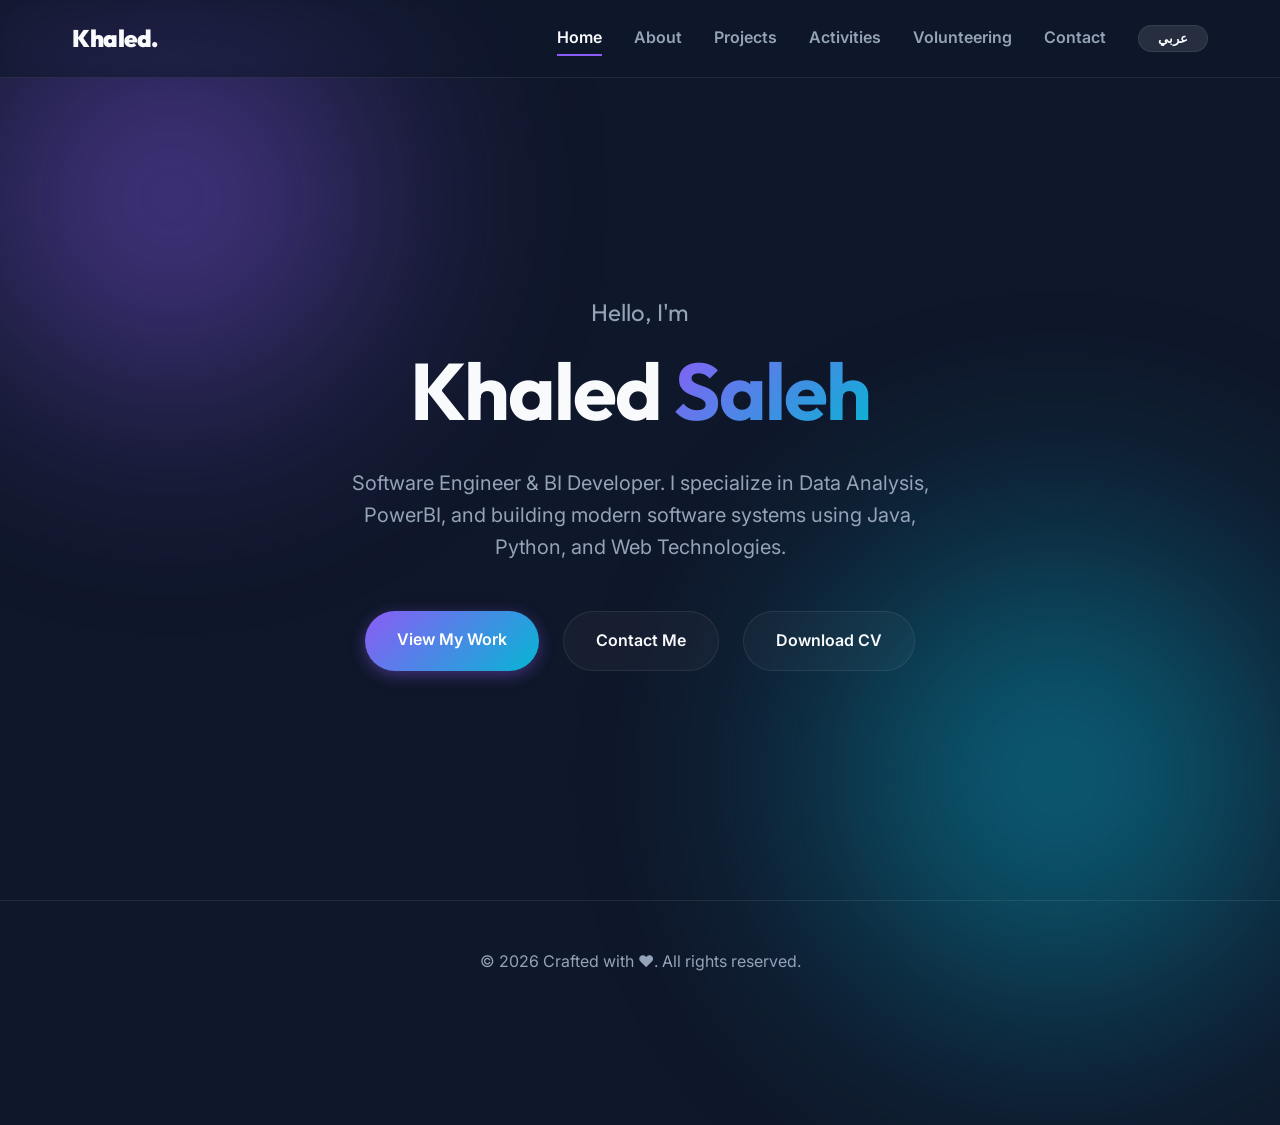
<file: index.html>
<!DOCTYPE html>
<html lang="en" dir="ltr">
<head>
    <meta charset="UTF-8">
    <meta name="viewport" content="width=device-width, initial-scale=1.0">
    <title>Khaled Mohamed Saleh - Portfolio</title>
    <meta name="description" content="Khaled Mohamed Saleh - Software Engineer and BI Developer Portfolio">
    <link rel="preconnect" href="https://fonts.googleapis.com">
    <link rel="preconnect" href="https://fonts.gstatic.com" crossorigin>
    <link href="https://fonts.googleapis.com/css2?family=Cairo:wght@400;700;900&family=Inter:wght@300;400;600;800&family=Outfit:wght@400;700;900&display=swap" rel="stylesheet">
    <link rel="stylesheet" href="styles.css">
</head>
<body>
    <div class="blob blob-1"></div>
    <div class="blob blob-2"></div>

    <nav class="glass-nav">
        <div class="nav-container">
            <a href="index.html" class="logo">Khaled.</a>
            <div class="nav-links">
                <a href="index.html" class="active" data-i18n="navHome">Home</a>
                <a href="about.html" data-i18n="navAbout">About</a>
                <a href="projects.html" data-i18n="navProjects">Projects</a>
                <a href="activities.html" data-i18n="navActivities">Activities</a>
                <a href="volunteering.html" data-i18n="navVolunteering">Volunteering</a>
                <a href="contact.html" data-i18n="navContact">Contact</a>
                <button id="lang-toggle" class="lang-btn" data-i18n="changeLang">عربي</button>
            </div>
        </div>
    </nav>

    <main>
        <section id="home" class="hero fade-in">
            <div class="hero-content">
                <h2 class="subtitle" data-i18n="heroSubtitle">Hello, I'm</h2>
                <h1 class="title"><span data-i18n="heroTitle">Khaled </span><span class="gradient-text" data-i18n="heroTitleSpan">Saleh</span></h1>
                <p class="description" data-i18n="heroDescription">Software Engineer & BI Developer. I specialize in Data Analysis, PowerBI, and building modern software systems using Java, Python, and Web Technologies.</p>
                <div class="cta-buttons">
                    <a href="projects.html" class="btn btn-primary" data-i18n="btnViewWork">View My Work</a>
                    <a href="contact.html" class="btn btn-secondary" data-i18n="btnContactMe">Contact Me</a>
                    <a href="Khaled_Saleh_CV.pdf" target="_blank" class="btn btn-secondary" data-i18n="btnDownloadCV" download>Download CV</a>
                </div>
            </div>
        </section>
    </main>

    <footer>
        <p data-i18n="footer">© 2026 Crafted with ❤️. All rights reserved.</p>
    </footer>

    <script src="script.js"></script>
</body>
</html>
</file>
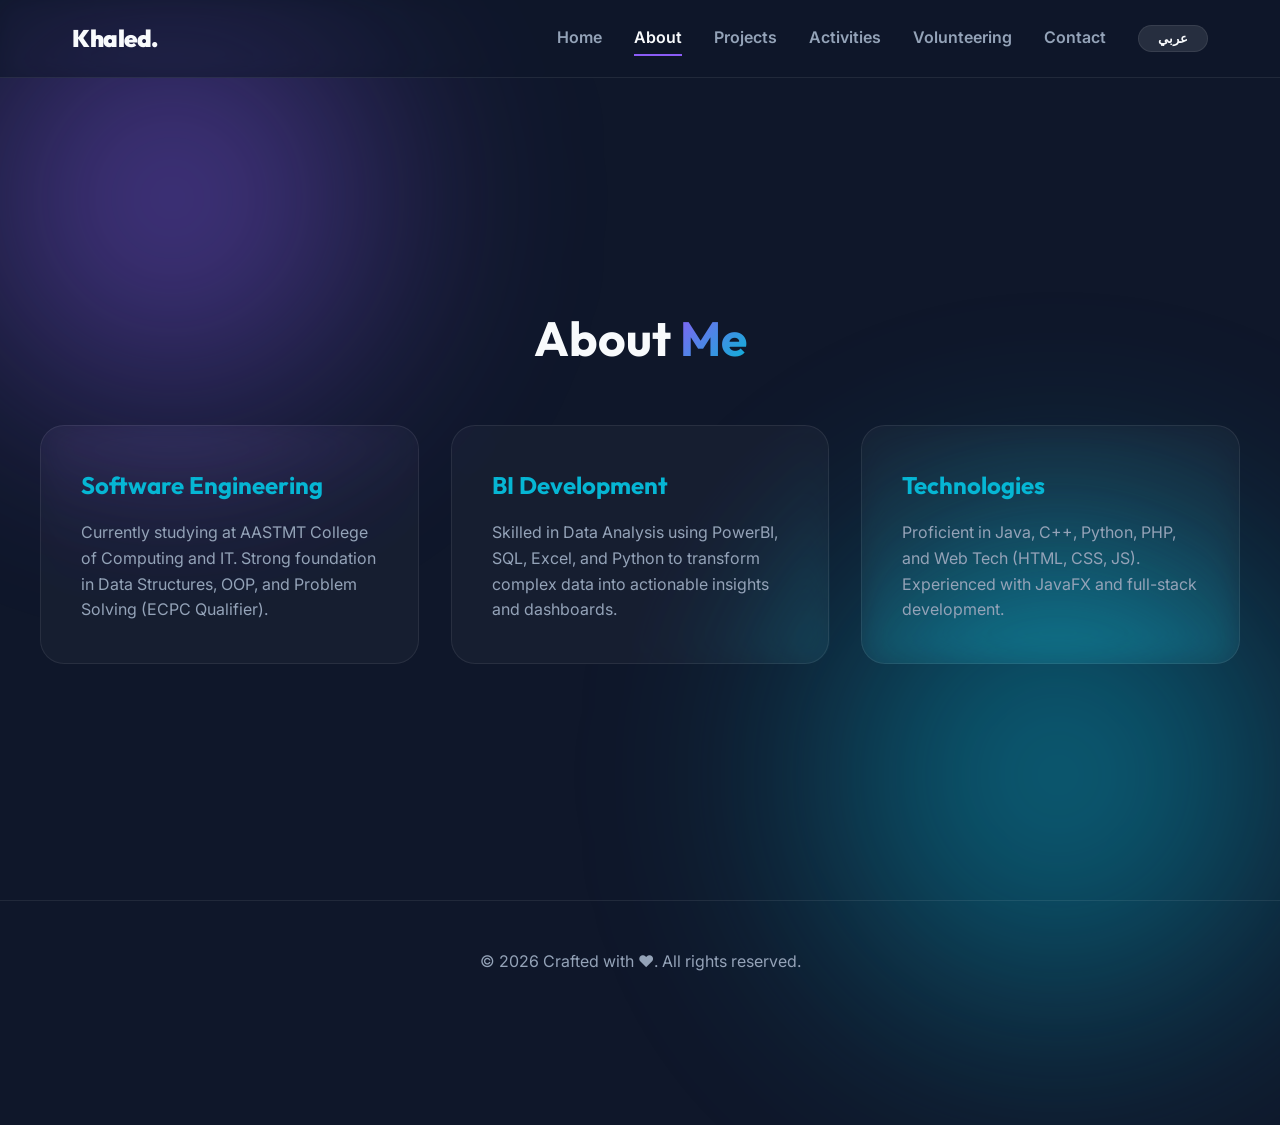
<file: about.html>
<!DOCTYPE html>
<html lang="en" dir="ltr">
<head>
    <meta charset="UTF-8">
    <meta name="viewport" content="width=device-width, initial-scale=1.0">
    <title>Khaled Mohamed Saleh - About</title>
    <meta name="description" content="Khaled Mohamed Saleh - Software Engineer and BI Developer Portfolio">
    <link rel="preconnect" href="https://fonts.googleapis.com">
    <link rel="preconnect" href="https://fonts.gstatic.com" crossorigin>
    <link href="https://fonts.googleapis.com/css2?family=Cairo:wght@400;700;900&family=Inter:wght@300;400;600;800&family=Outfit:wght@400;700;900&display=swap" rel="stylesheet">
    <link rel="stylesheet" href="styles.css">
</head>
<body>
    <div class="blob blob-1"></div>
    <div class="blob blob-2"></div>

    <nav class="glass-nav">
        <div class="nav-container">
            <a href="index.html" class="logo">Khaled.</a>
            <div class="nav-links">
                <a href="index.html" data-i18n="navHome">Home</a>
                <a href="about.html" class="active" data-i18n="navAbout">About</a>
                <a href="projects.html" data-i18n="navProjects">Projects</a>
                <a href="activities.html" data-i18n="navActivities">Activities</a>
                <a href="volunteering.html" data-i18n="navVolunteering">Volunteering</a>
                <a href="contact.html" data-i18n="navContact">Contact</a>
                <button id="lang-toggle" class="lang-btn" data-i18n="changeLang">عربي</button>
            </div>
        </div>
    </nav>

    <main>
        <section id="about" class="about">
            <div class="section-container">
                <h2 class="section-title slide-up"><span data-i18n="aboutTitle">About </span><span class="gradient-text" data-i18n="aboutTitleSpan">Me</span></h2>
                <div class="about-grid">
                    <div class="about-card glass-card slide-up" style="--delay: 1">
                        <h3 data-i18n="aboutCard1Title">Software Engineering</h3>
                        <p data-i18n="aboutCard1Desc">Currently studying at AASTMT College of Computing and IT. Strong foundation in Data Structures, OOP, and Problem Solving (ECPC Qualifier).</p>
                    </div>
                    <div class="about-card glass-card slide-up" style="--delay: 2">
                        <h3 data-i18n="aboutCard2Title">BI Development</h3>
                        <p data-i18n="aboutCard2Desc">Skilled in Data Analysis using PowerBI, SQL, Excel, and Python to transform complex data into actionable insights and dashboards.</p>
                    </div>
                    <div class="about-card glass-card slide-up" style="--delay: 3">
                        <h3 data-i18n="aboutCard3Title">Technologies</h3>
                        <p data-i18n="aboutCard3Desc">Proficient in Java, C++, Python, PHP, and Web Tech (HTML, CSS, JS). Experienced with JavaFX and full-stack development.</p>
                    </div>
                </div>
            </div>
        </section>
    </main>

    <footer>
        <p data-i18n="footer">© 2026 Crafted with ❤️. All rights reserved.</p>
    </footer>

    <script src="script.js"></script>
</body>
</html>
</file>
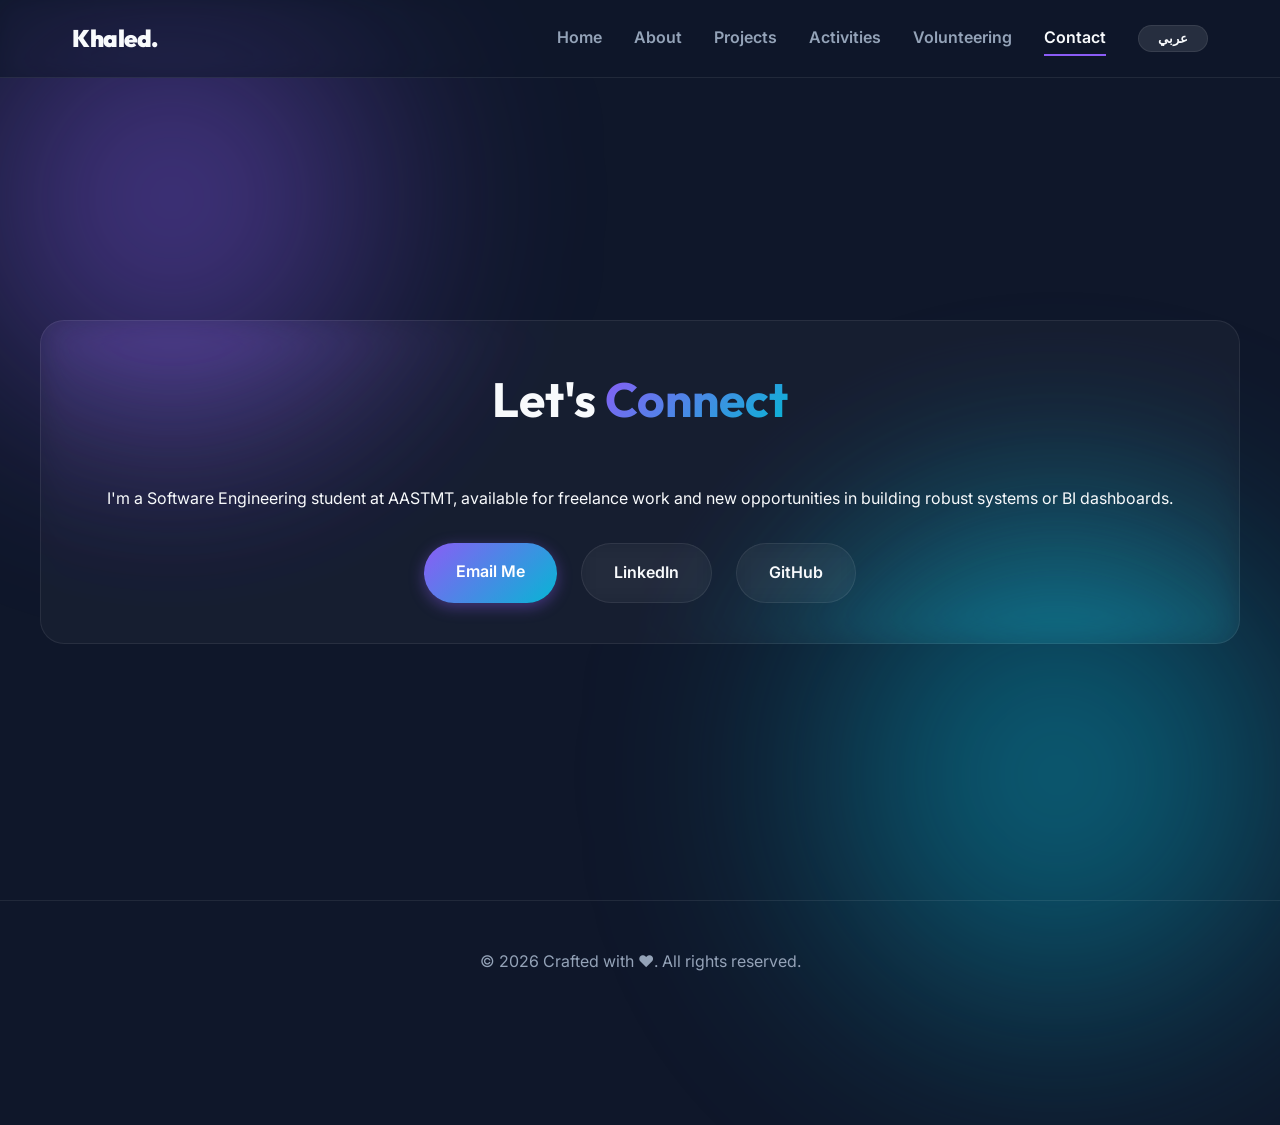
<file: contact.html>
<!DOCTYPE html>
<html lang="en" dir="ltr">
<head>
    <meta charset="UTF-8">
    <meta name="viewport" content="width=device-width, initial-scale=1.0">
    <title>Khaled Mohamed Saleh - Contact</title>
    <meta name="description" content="Khaled Mohamed Saleh - Software Engineer and BI Developer Portfolio">
    <link rel="preconnect" href="https://fonts.googleapis.com">
    <link rel="preconnect" href="https://fonts.gstatic.com" crossorigin>
    <link href="https://fonts.googleapis.com/css2?family=Cairo:wght@400;700;900&family=Inter:wght@300;400;600;800&family=Outfit:wght@400;700;900&display=swap" rel="stylesheet">
    <link rel="stylesheet" href="styles.css">
</head>
<body>
    <div class="blob blob-1"></div>
    <div class="blob blob-2"></div>

    <nav class="glass-nav">
        <div class="nav-container">
            <a href="index.html" class="logo">Khaled.</a>
            <div class="nav-links">
                <a href="index.html" data-i18n="navHome">Home</a>
                <a href="about.html" data-i18n="navAbout">About</a>
                <a href="projects.html" data-i18n="navProjects">Projects</a>
                <a href="activities.html" data-i18n="navActivities">Activities</a>
                <a href="volunteering.html" data-i18n="navVolunteering">Volunteering</a>
                <a href="contact.html" class="active" data-i18n="navContact">Contact</a>
                <button id="lang-toggle" class="lang-btn" data-i18n="changeLang">عربي</button>
            </div>
        </div>
    </nav>

    <main>
        <section id="contact" class="contact">
            <div class="section-container glass-card slide-up text-center">
                <h2 class="section-title"><span data-i18n="contactTitle">Let's </span><span class="gradient-text" data-i18n="contactTitleSpan">Connect</span></h2>
                <p data-i18n="contactDesc">I'm a Software Engineering student at AASTMT, available for freelance work and new opportunities in building robust systems or BI dashboards.</p>
                <div class="cta-buttons mt-4">
                    <a href="mailto:ksalh8266@gmail.com" class="btn btn-primary" data-i18n="btnEmail">Email Me</a>
                    <a href="https://linkedin.com/in/khaled-saleh-114838254" target="_blank" class="btn btn-secondary">LinkedIn</a>
                    <a href="https://github.com/KhaledSaleh25" target="_blank" class="btn btn-secondary">GitHub</a>
                </div>
            </div>
        </section>
    </main>

    <footer>
        <p data-i18n="footer">© 2026 Crafted with ❤️. All rights reserved.</p>
    </footer>

    <script src="script.js"></script>
</body>
</html>
</file>
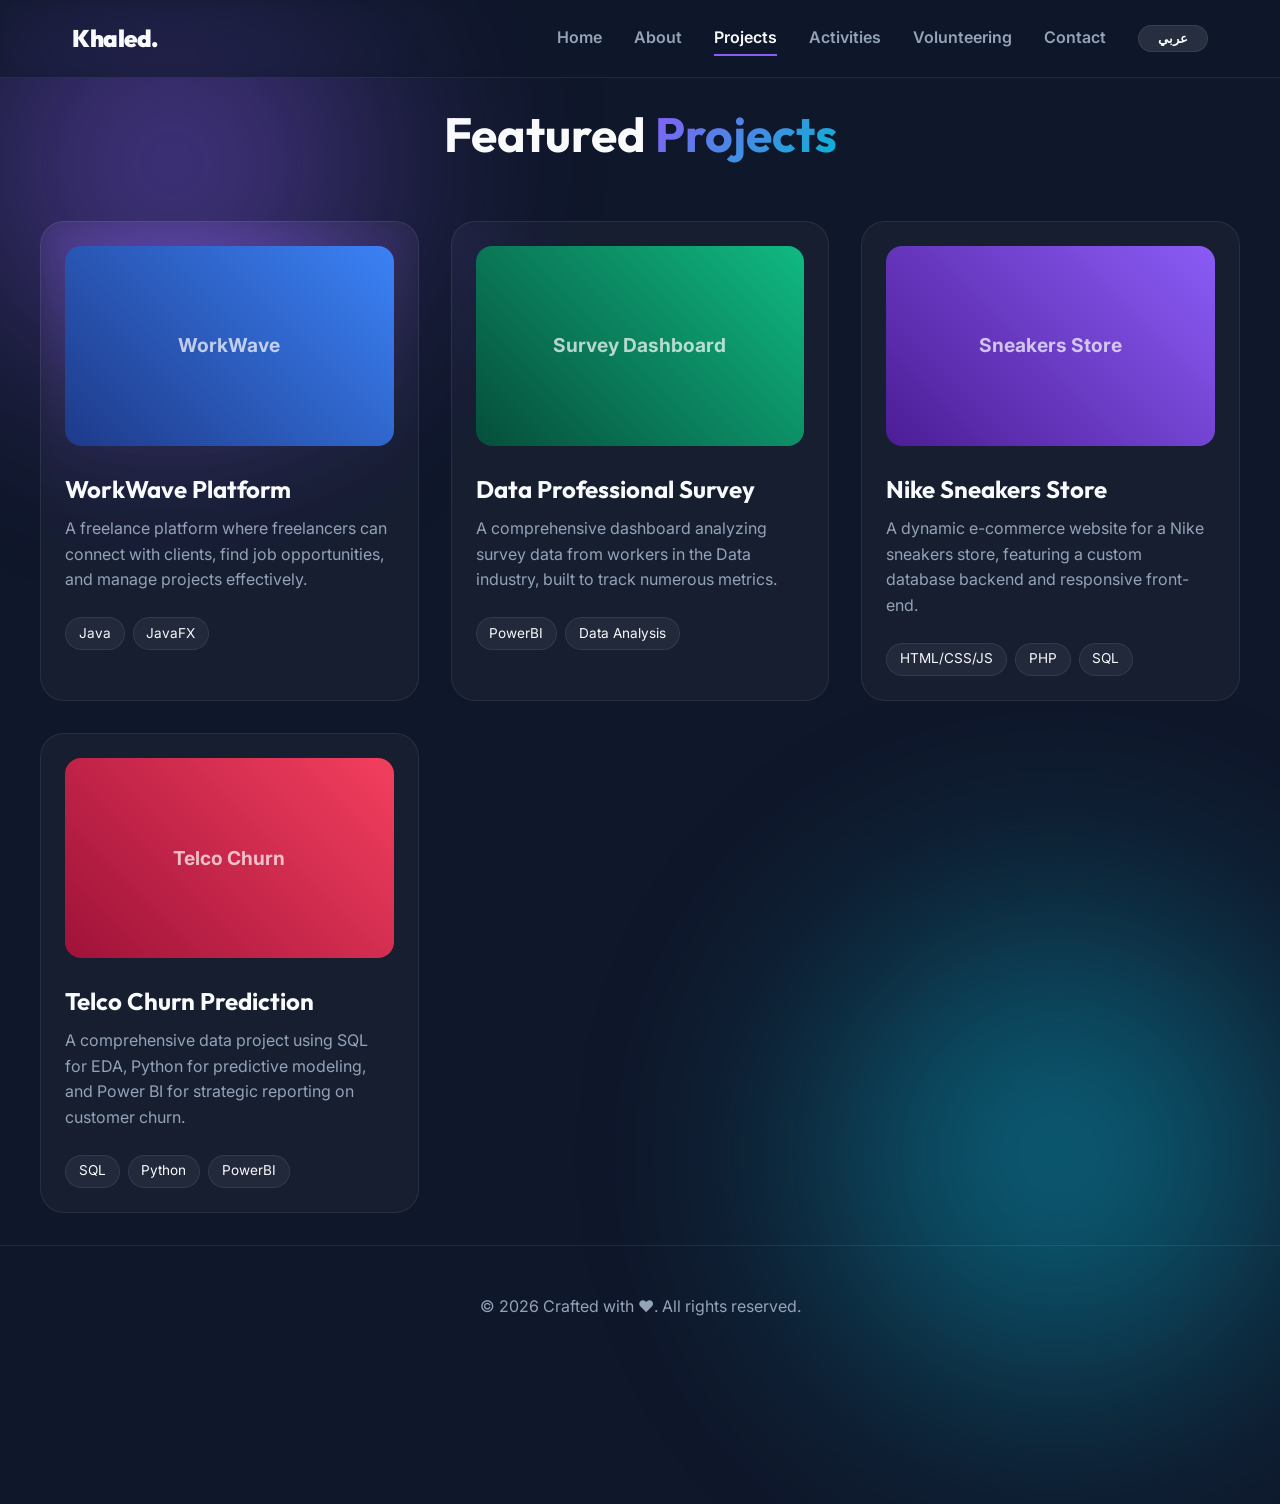
<file: projects.html>
<!DOCTYPE html>
<html lang="en" dir="ltr">
<head>
    <meta charset="UTF-8">
    <meta name="viewport" content="width=device-width, initial-scale=1.0">
    <title>Khaled Mohamed Saleh - Projects</title>
    <meta name="description" content="Khaled Mohamed Saleh - Software Engineer and BI Developer Portfolio">
    <link rel="preconnect" href="https://fonts.googleapis.com">
    <link rel="preconnect" href="https://fonts.gstatic.com" crossorigin>
    <link href="https://fonts.googleapis.com/css2?family=Cairo:wght@400;700;900&family=Inter:wght@300;400;600;800&family=Outfit:wght@400;700;900&display=swap" rel="stylesheet">
    <link rel="stylesheet" href="styles.css">
</head>
<body>
    <div class="blob blob-1"></div>
    <div class="blob blob-2"></div>

    <nav class="glass-nav">
        <div class="nav-container">
            <a href="index.html" class="logo">Khaled.</a>
            <div class="nav-links">
                <a href="index.html" data-i18n="navHome">Home</a>
                <a href="about.html" data-i18n="navAbout">About</a>
                <a href="projects.html" class="active" data-i18n="navProjects">Projects</a>
                <a href="activities.html" data-i18n="navActivities">Activities</a>
                <a href="volunteering.html" data-i18n="navVolunteering">Volunteering</a>
                <a href="contact.html" data-i18n="navContact">Contact</a>
                <button id="lang-toggle" class="lang-btn" data-i18n="changeLang">عربي</button>
            </div>
        </div>
    </nav>

    <main>
        <section id="projects" class="projects">
            <div class="section-container">
                <h2 class="section-title slide-up"><span data-i18n="projectsTitle">Featured </span><span class="gradient-text" data-i18n="projectsTitleSpan">Projects</span></h2>
                <div class="project-grid">
                    <div class="project-card glass-card slide-up" style="--delay: 1">
                        <a href="https://github.com/KhaledSaleh25/WorkWave.git" target="_blank" style="text-decoration: none;">
                            <div class="project-img-placeholder gradient-1">WorkWave</div>
                        </a>
                        <div class="project-info">
                            <h3><a href="https://github.com/KhaledSaleh25/WorkWave.git" target="_blank" style="color: inherit; text-decoration: none;" data-i18n="project1Title">WorkWave Platform</a></h3>
                            <p data-i18n="project1Desc">A freelance platform where freelancers can connect with clients, find job opportunities, and manage projects effectively.</p>
                            <div class="tags">
                                <span>Java</span>
                                <span>JavaFX</span>
                            </div>
                        </div>
                    </div>
                    <div class="project-card glass-card slide-up" style="--delay: 2">
                        <a href="https://github.com/KhaledSaleh25/PowerbiP01.git" target="_blank" style="text-decoration: none;">
                            <div class="project-img-placeholder gradient-2">Survey Dashboard</div>
                        </a>
                        <div class="project-info">
                            <h3><a href="https://github.com/KhaledSaleh25/PowerbiP01.git" target="_blank" style="color: inherit; text-decoration: none;" data-i18n="project2Title">Data Professional Survey</a></h3>
                            <p data-i18n="project2Desc">A comprehensive dashboard analyzing survey data from workers in the Data industry, built to track numerous metrics.</p>
                            <div class="tags">
                                <span>PowerBI</span>
                                <span>Data Analysis</span>
                            </div>
                        </div>
                    </div>
                    <div class="project-card glass-card slide-up" style="--delay: 3">
                        <a href="https://github.com/KhaledSaleh25/Sneakers-Nike-Store.git" target="_blank" style="text-decoration: none;">
                            <div class="project-img-placeholder gradient-3">Sneakers Store</div>
                        </a>
                        <div class="project-info">
                            <h3><a href="https://github.com/KhaledSaleh25/Sneakers-Nike-Store.git" target="_blank" style="color: inherit; text-decoration: none;" data-i18n="project3Title">Nike Sneakers Store</a></h3>
                            <p data-i18n="project3Desc">A dynamic e-commerce website for a Nike sneakers store, featuring a custom database backend and responsive front-end.</p>
                            <div class="tags">
                                <span>HTML/CSS/JS</span>
                                <span>PHP</span>
                                <span>SQL</span>
                            </div>
                        </div>
                    </div>
                    <div class="project-card glass-card slide-up" style="--delay: 4">
                        <a href="https://github.com/KhaledSaleh25/Telco-Churn-Prediction-Strategic--Insights.git" target="_blank" style="text-decoration: none;">
                            <div class="project-img-placeholder gradient-4">Telco Churn</div>
                        </a>
                        <div class="project-info">
                            <h3><a href="https://github.com/KhaledSaleh25/Telco-Churn-Prediction-Strategic--Insights.git" target="_blank" style="color: inherit; text-decoration: none;" data-i18n="project4Title">Telco Churn Prediction</a></h3>
                            <p data-i18n="project4Desc">A comprehensive data project using SQL for EDA, Python for predictive modeling, and Power BI for strategic reporting on customer churn.</p>
                            <div class="tags">
                                <span>SQL</span>
                                <span>Python</span>
                                <span>PowerBI</span>
                            </div>
                        </div>
                    </div>
                </div>
            </div>
        </section>
    </main>

    <footer>
        <p data-i18n="footer">© 2026 Crafted with ❤️. All rights reserved.</p>
    </footer>

    <script src="script.js"></script>
</body>
</html>
</file>
<file: styles.css>
:root {
    --bg-color: #0f172a;
    --text-color: #f8fafc;
    --text-muted: #94a3b8;
    --primary: #8b5cf6;
    --secondary: #06b6d4;
    --glass-bg: rgba(255, 255, 255, 0.03);
    --glass-border: rgba(255, 255, 255, 0.08);
    --font-sans: 'Inter', sans-serif;
    --font-heading: 'Outfit', sans-serif;
}

* {
    margin: 0;
    padding: 0;
    box-sizing: border-box;
    scroll-behavior: smooth;
}

body {
    background-color: var(--bg-color);
    color: var(--text-color);
    font-family: var(--font-sans);
    line-height: 1.6;
    overflow-x: hidden;
    position: relative;
    animation: pageFadeIn 0.8s cubic-bezier(0.4, 0, 0.2, 1) forwards;
}

@keyframes pageFadeIn {
    from { opacity: 0; transform: translateY(15px); }
    to { opacity: 1; transform: translateY(0); }
}

/* Background Blobs for Atmosphere */
.blob {
    position: absolute;
    filter: blur(100px);
    z-index: -1;
    opacity: 0.6;
    animation: float 20s infinite alternate cubic-bezier(0.5, 0, 0.5, 1);
}

.blob-1 {
    top: -10%;
    left: -10%;
    width: 600px;
    height: 600px;
    background: radial-gradient(circle, var(--primary), transparent 70%);
}

.blob-2 {
    bottom: -10%;
    right: -10%;
    width: 700px;
    height: 700px;
    background: radial-gradient(circle, var(--secondary), transparent 70%);
    animation-direction: alternate-reverse;
}

@keyframes float {
    0% { transform: translate(var(--mouse-x, 0px), var(--mouse-y, 0px)) scale(1); }
    100% { transform: translate(calc(100px + var(--mouse-x, 0px)), calc(100px + var(--mouse-y, 0px))) scale(1.2); }
}

/* Typography Elements */
h1, h2, h3, h4 {
    font-family: var(--font-heading);
    font-weight: 700;
}

.gradient-text {
    background: linear-gradient(135deg, var(--primary), var(--secondary), #f43f5e, var(--primary));
    background-size: 300% 300%;
    animation: gradientFlow 8s ease infinite;
    -webkit-background-clip: text;
    background-clip: text;
    -webkit-text-fill-color: transparent;
}

@keyframes gradientFlow {
    0% { background-position: 0% 50%; }
    50% { background-position: 100% 50%; }
    100% { background-position: 0% 50%; }
}

.text-center {
    text-align: center;
}

.mt-4 { margin-top: 2rem; }

/* Navigation */
.glass-nav {
    position: fixed;
    top: 0;
    width: 100%;
    z-index: 100;
    background: rgba(15, 23, 42, 0.7);
    backdrop-filter: blur(12px);
    -webkit-backdrop-filter: blur(12px);
    border-bottom: 1px solid var(--glass-border);
    transition: all 0.3s ease;
}

.nav-container {
    max-width: 1200px;
    margin: 0 auto;
    padding: 1.2rem 2rem;
    display: flex;
    justify-content: space-between;
    align-items: center;
}

.logo {
    font-family: var(--font-heading);
    font-size: 1.5rem;
    font-weight: 900;
    text-decoration: none;
    color: var(--text-color);
    letter-spacing: -0.5px;
}

.nav-links {
    display: flex;
    gap: 2rem;
}

.nav-links a {
    text-decoration: none;
    color: var(--text-muted);
    font-weight: 600;
    transition: color 0.3s ease;
    position: relative;
}

.nav-links a:hover {
    color: var(--text-color);
}

.nav-links a::after {
    content: '';
    position: absolute;
    width: 0%;
    height: 2px;
    bottom: -4px;
    left: 0;
    background: var(--primary);
    transition: width 0.3s ease;
}

.nav-links a:hover::after {
    width: 100%;
}

/* Layout Utilities */
section {
    min-height: 100vh;
    padding: 6rem 2rem 2rem;
    display: flex;
    align-items: center;
    justify-content: center;
}

.section-container {
    max-width: 1200px;
    width: 100%;
    margin: 0 auto;
}

.section-title {
    font-size: 3rem;
    margin-bottom: 3rem;
    text-align: center;
}

/* Buttons */
.btn {
    display: inline-block;
    padding: 1rem 2rem;
    border-radius: 50px;
    font-weight: 600;
    text-decoration: none;
    transition: transform 0.3s ease, box-shadow 0.3s ease;
    cursor: pointer;
}

.btn:hover {
    transform: translateY(-3px);
}

.btn-primary {
    background: linear-gradient(135deg, var(--primary), var(--secondary));
    color: white;
    box-shadow: 0 4px 15px rgba(139, 92, 246, 0.4);
    position: relative;
    animation: pulseGlow 3s infinite;
}

@keyframes pulseGlow {
    0% { box-shadow: 0 0 0 0 rgba(139, 92, 246, 0.4); }
    70% { box-shadow: 0 0 0 15px rgba(139, 92, 246, 0); }
    100% { box-shadow: 0 0 0 0 rgba(139, 92, 246, 0); }
}

.btn-primary:hover {
    box-shadow: 0 6px 20px rgba(139, 92, 246, 0.6);
    transform: translateY(-4px) scale(1.02);
}

.btn-secondary {
    background: var(--glass-bg);
    border: 1px solid var(--glass-border);
    color: var(--text-color);
    backdrop-filter: blur(10px);
}

.btn-secondary:hover {
    background: rgba(255, 255, 255, 0.1);
}

/* Glassmorphism Cards */
.glass-card {
    background: var(--glass-bg);
    backdrop-filter: blur(16px);
    -webkit-backdrop-filter: blur(16px);
    border: 1px solid var(--glass-border);
    border-radius: 24px;
    padding: 2.5rem;
    transition: transform 0.5s cubic-bezier(0.4, 0, 0.2, 1), border-color 0.5s ease, box-shadow 0.5s ease;
}

.glass-card:hover {
    transform: translateY(-10px) scale(1.02);
    border-color: rgba(255, 255, 255, 0.2);
    box-shadow: 0 20px 40px rgba(0, 0, 0, 0.4), inset 0 0 0 1px rgba(255,255,255,0.05);
}

/* Hero Section */
.hero {
    text-align: center;
}

.hero-content {
    max-width: 800px;
}

.hero .subtitle {
    font-size: 1.5rem;
    color: var(--text-muted);
    font-weight: 400;
}

.hero .title {
    font-size: 5rem;
    line-height: 1.1;
    margin: 1rem 0 2rem;
    letter-spacing: -2px;
}

.hero .description {
    font-size: 1.25rem;
    color: var(--text-muted);
    margin-bottom: 3rem;
    max-width: 600px;
    margin-inline: auto;
}

.cta-buttons {
    display: flex;
    gap: 1.5rem;
    justify-content: center;
}

/* About Section */
.about-grid {
    display: grid;
    grid-template-columns: repeat(auto-fit, minmax(300px, 1fr));
    gap: 2rem;
}

.about-card h3 {
    margin-bottom: 1rem;
    font-size: 1.5rem;
    color: var(--secondary);
}

.about-card p {
    color: var(--text-muted);
}

/* Projects Section */
.project-grid {
    display: grid;
    grid-template-columns: repeat(auto-fit, minmax(350px, 1fr));
    gap: 2rem;
}

.project-card {
    padding: 1.5rem;
    display: flex;
    flex-direction: column;
    gap: 1.5rem;
}

.project-img-placeholder {
    width: 100%;
    height: 200px;
    border-radius: 16px;
    display: flex;
    align-items: center;
    justify-content: center;
    font-weight: 700;
    color: rgba(255,255,255,0.7);
    font-size: 1.2rem;
}

.gradient-1 { background: linear-gradient(45deg, #1e3a8a, #3b82f6); }
.gradient-2 { background: linear-gradient(45deg, #064e3b, #10b981); }
.gradient-3 { background: linear-gradient(45deg, #4c1d95, #8b5cf6); }
.gradient-4 { background: linear-gradient(45deg, #9f1239, #f43f5e); }

.project-info h3 {
    font-size: 1.5rem;
    margin-bottom: 0.5rem;
}

.project-info p {
    color: var(--text-muted);
    margin-bottom: 1.5rem;
}

.tags {
    display: flex;
    gap: 0.5rem;
}

.tags span {
    background: rgba(255, 255, 255, 0.05);
    padding: 0.3rem 0.8rem;
    border-radius: 50px;
    font-size: 0.85rem;
    border: 1px solid var(--glass-border);
    transition: all 0.3s ease;
}

.tags span:hover {
    background: var(--primary);
    color: white;
    transform: translateY(-2px);
    box-shadow: 0 4px 10px rgba(139, 92, 246, 0.3);
}

/* Footer */
footer {
    text-align: center;
    padding: 3rem 2rem;
    border-top: 1px solid var(--glass-border);
    color: var(--text-muted);
}

/* Animations */
.fade-in {
    opacity: 0;
    animation: fadeIn 1s forwards cubic-bezier(0.5, 0, 0, 1);
}

@keyframes fadeIn {
    from { opacity: 0; }
    to { opacity: 1; }
}

.slide-up {
    opacity: 0;
    transform: translateY(50px);
    transition: opacity 0.8s cubic-bezier(0.5, 0, 0, 1), transform 0.8s cubic-bezier(0.5, 0, 0, 1);
}

.slide-up.visible {
    opacity: 1;
    transform: translateY(0);
}

/* Responsive */
@media (max-width: 768px) {
    .hero .title {
        font-size: 3.5rem;
    }
    
    .nav-links {
        display: none;
    }
    
    .cta-buttons {
        flex-direction: column;
    }
}

/* Language Toggle Button */
.lang-btn {
    background: rgba(255, 255, 255, 0.1);
    border: 1px solid var(--glass-border);
    color: var(--text-color);
    padding: 0.3rem 1.2rem;
    border-radius: 50px;
    cursor: pointer;
    font-family: var(--font-sans);
    font-weight: 600;
    transition: all 0.3s ease;
}

.lang-btn:hover {
    background: rgba(139, 92, 246, 0.3);
}

/* RTL Support */
html[dir="rtl"] body {
    font-family: 'Cairo', sans-serif;
}

html[dir="rtl"] h1, 
html[dir="rtl"] h2, 
html[dir="rtl"] h3, 
html[dir="rtl"] h4,
html[dir="rtl"] .logo,
html[dir="rtl"] .lang-btn {
    font-family: 'Cairo', sans-serif;
}

html[dir="rtl"] .nav-links a::after {
    right: 0;
    left: auto;
}

/* Active Nav Link */
.nav-links a.active {
    color: var(--text-color);
}

.nav-links a.active::after {
    width: 100%;
}

/* Volunteering Gallery */
.volunteer-content {
    display: flex;
    flex-direction: column;
    gap: 2rem;
    align-items: center;
}

.volunteer-text {
    text-align: center;
    max-width: 800px;
    font-size: 1.15rem;
    line-height: 1.8;
}

/* Horizontal Carousel Gallery */
.volunteer-gallery {
    display: flex;
    overflow-x: auto;
    gap: 1.5rem;
    width: 100%;
    padding-bottom: 1.5rem; /* Space for scrollbar */
    scroll-snap-type: x mandatory;
    scroll-behavior: smooth;
    scrollbar-width: thin;
    scrollbar-color: var(--primary) var(--glass-bg);
}

/* Webkit Scrollbar Styling */
.volunteer-gallery::-webkit-scrollbar {
    height: 8px;
}
.volunteer-gallery::-webkit-scrollbar-track {
    background: var(--glass-bg);
    border-radius: 10px;
}
.volunteer-gallery::-webkit-scrollbar-thumb {
    background: var(--primary);
    border-radius: 10px;
}

.volunteer-gallery img {
    flex: 0 0 auto;
    height: 300px;
    width: auto;
    max-width: 90vw; /* Prevent it from overflowing the screen on mobile */
    object-fit: contain;
    border-radius: 12px;
    border: 2px solid var(--glass-border);
    scroll-snap-align: start;
    transition: transform 0.3s cubic-bezier(0.4, 0, 0.2, 1), box-shadow 0.3s ease;
    cursor: zoom-in;
}

/* Hover Focus Effect without Grayscale */
.volunteer-gallery img:hover {
    transform: translateY(-8px);
    box-shadow: 0 15px 35px rgba(0,0,0,0.4), 0 0 15px rgba(139, 92, 246, 0.3);
    border-color: var(--primary);
}

/* Lightbox Styles */
.lightbox {
    position: fixed;
    top: 0;
    left: 0;
    width: 100%;
    height: 100%;
    background: rgba(15, 23, 42, 0.95);
    backdrop-filter: blur(15px);
    -webkit-backdrop-filter: blur(15px);
    z-index: 1000;
    display: flex;
    align-items: center;
    justify-content: center;
    opacity: 0;
    visibility: hidden;
    transition: opacity 0.4s ease, visibility 0.4s ease;
}

.lightbox.active {
    opacity: 1;
    visibility: visible;
}

.lightbox img {
    max-width: 90%;
    max-height: 90vh;
    border-radius: 16px;
    box-shadow: 0 0 50px rgba(0, 0, 0, 0.5);
    transform: scale(0.9);
    transition: transform 0.4s cubic-bezier(0.4, 0, 0.2, 1);
    border: 2px solid var(--glass-border);
}

.lightbox.active img {
    transform: scale(1);
}

.lightbox-close {
    position: absolute;
    top: 30px;
    right: 40px;
    color: white;
    font-size: 3rem;
    cursor: pointer;
    line-height: 1;
    font-family: var(--font-sans);
    transition: color 0.3s ease;
    z-index: 1001;
}

.lightbox-close:hover {
    color: var(--primary);
}
</file>
